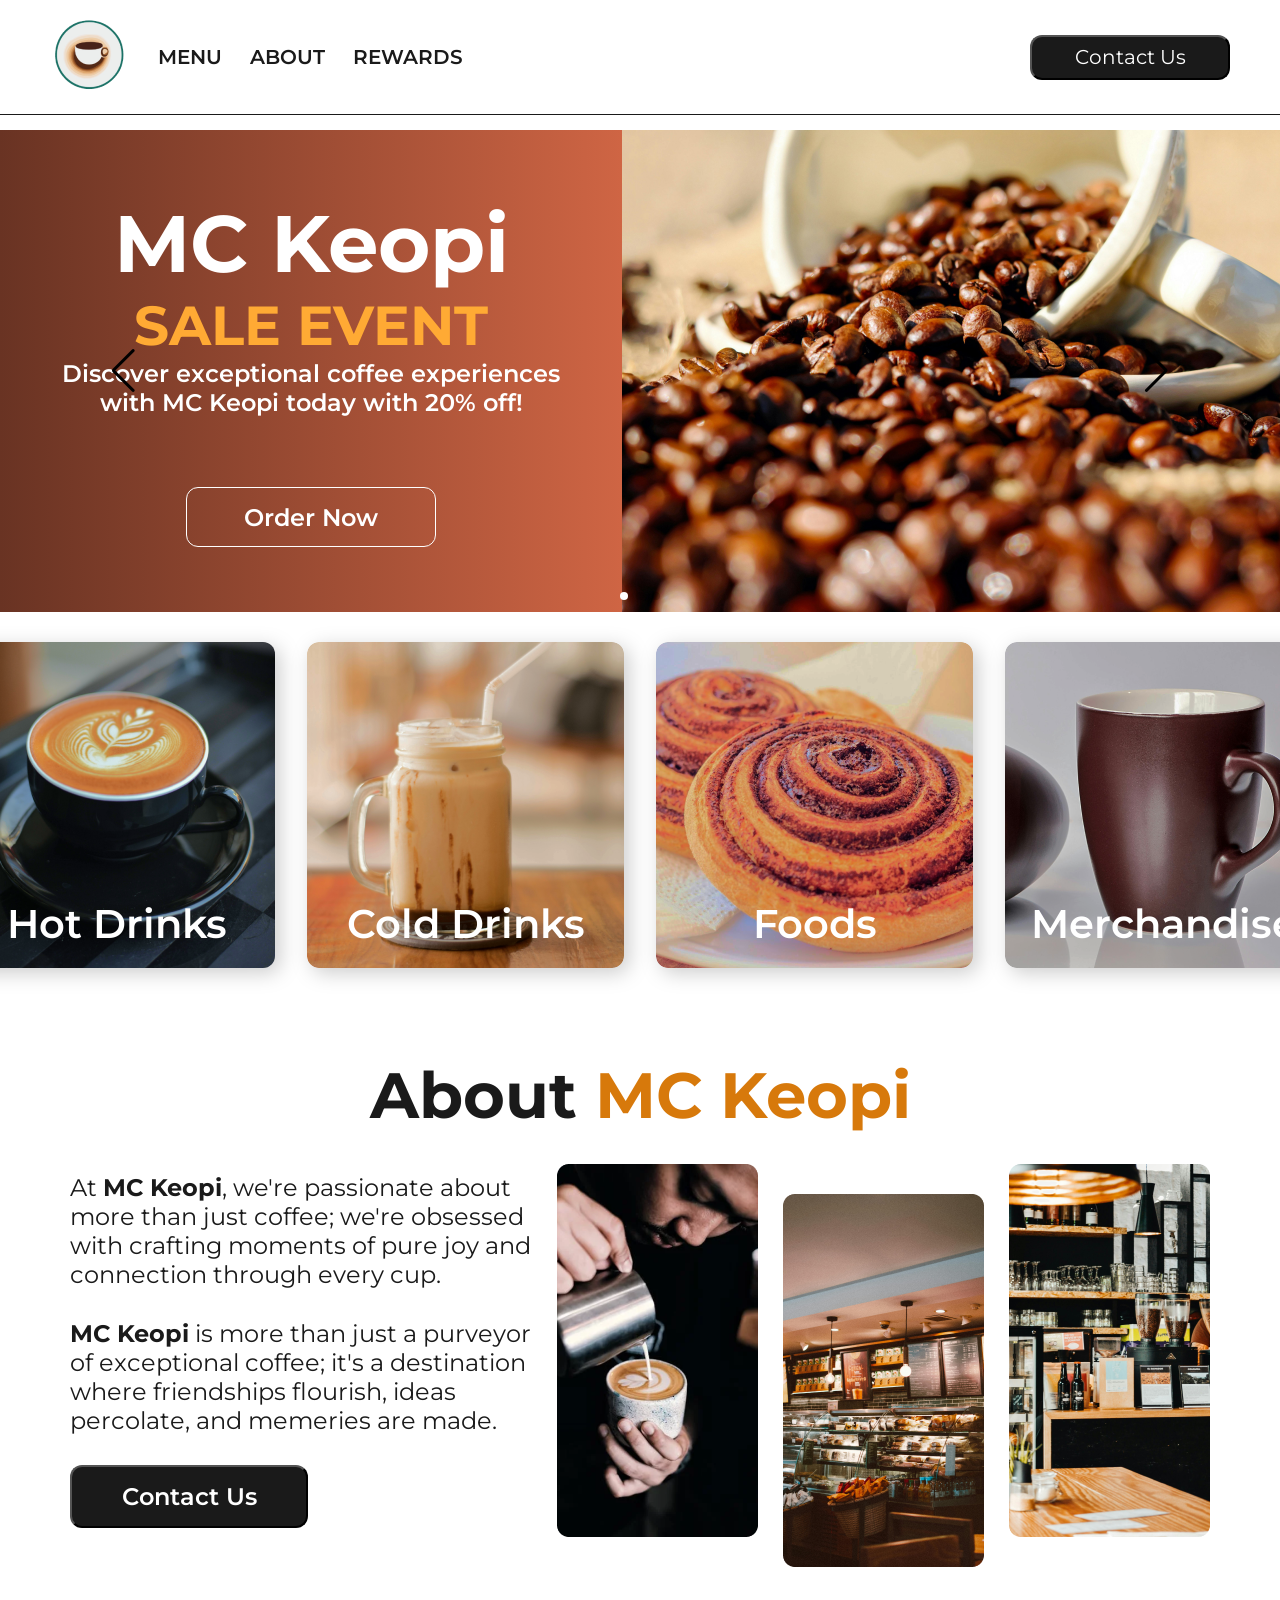
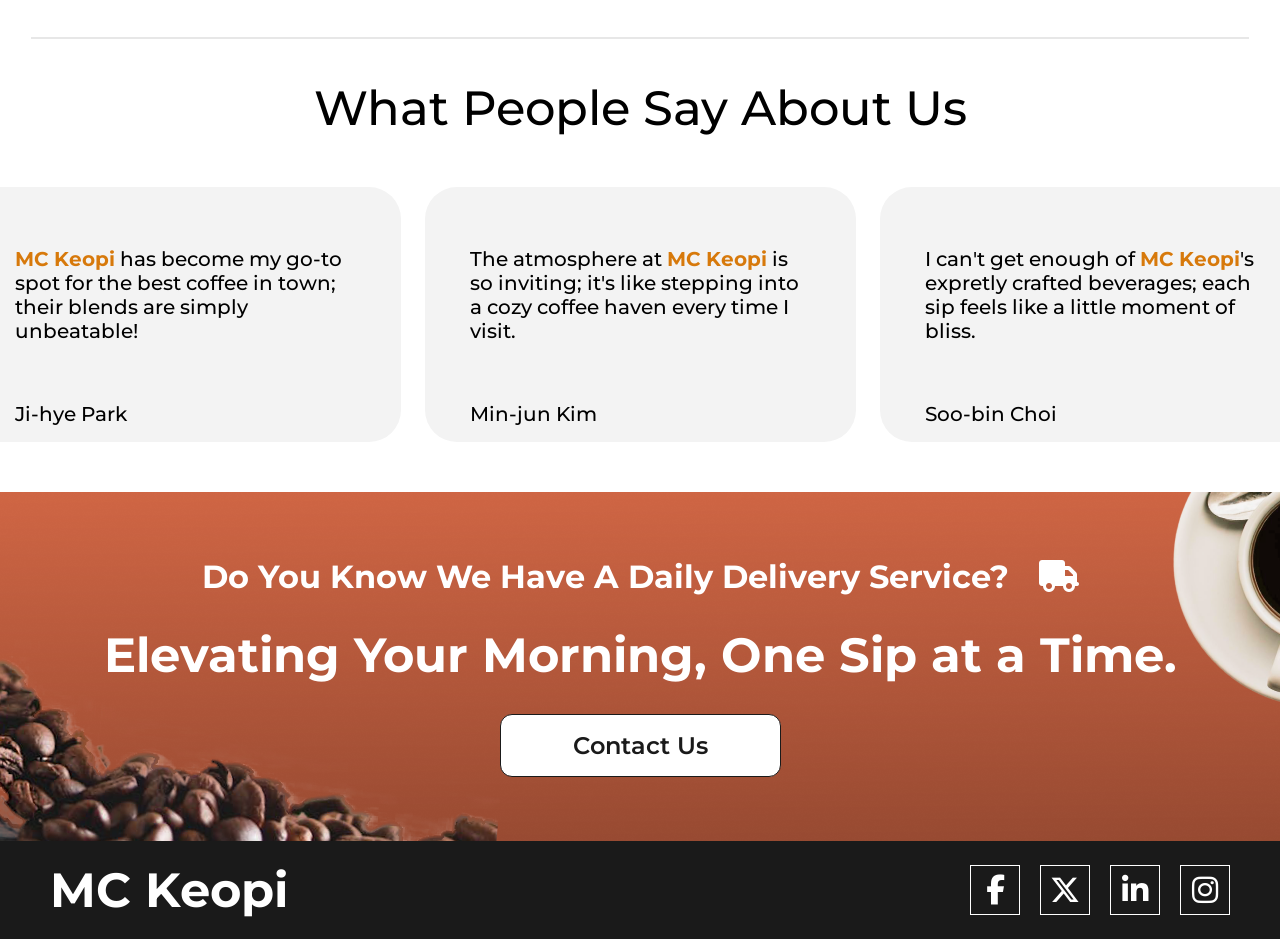
<file: index.html>
<!DOCTYPE html>
<html lang="en">
<head>
    <meta charset="UTF-8">
    <!-- use for responsive -->
    <meta name="viewport" content="width=device-width, initial-scale=1.0">
    <!-- link css -->
    <link rel="stylesheet" href="style.css">
    <!-- link js -->
    <script src="index.js" defer></script>
    <!-- link font awesome -->
    <link rel="stylesheet" href="https://cdnjs.cloudflare.com/ajax/libs/font-awesome/6.7.2/css/all.min.css" crossorigin="anonymous">
    <!-- link swiper js -->
    <link rel="stylesheet" href="https://cdn.jsdelivr.net/npm/swiper@11/swiper-bundle.min.css">
    <script src="https://cdn.jsdelivr.net/npm/swiper@11/swiper-bundle.min.js"></script>
    <title>MC Keopi</title>
</head>
<body>

    <!-- Navbar -->
    <nav>
        <div class="navigation">
            <a href="index.html" class="brand">
                <img src="img/logo.png" alt="logo">
            </a>

            <div class="menu">
                <div class="btn">
                    <i class="fas fa-times close-btn"></i>
                </div>

                <a href="menu.html">MENU</a>
                <a href="index.html#about">ABOUT</a>
                <a href="index.html#hero-page">REWARDS</a>
                <button 
                    class="btn-2 btn-link"
                    onclick="window.location.href='contact.html'"
                >
                    Contact Us
                </button>
            </div>
        </div>

        <button 
            class="btn-2 btn-nav"
            onclick="window.location.href='contact.html'"
        >
            Contact Us
        </button>
        <div class="btn">
            <i class="fas fa-bars menu-btn"></i>
        </div>
    </nav>

    <!-- Navbar end -->

    <!-- Hero Page Section-->
    <section class="hero-page" id="hero-page">
        <div class="swiper">
            <div class="swiper-wrapper">
                <div class="swiper-slide">
                    <div class="banner banner_1">
                        
                        <div>
                            <h1>MC Keopi</h1>
                            <h2>SALE EVENT</h2>
                            <p>
                                Discover exceptional coffee experiences with MC Keopi today
                                with 20% off!
                            </p>
                            <button 
                                class="btn-2 btn-banner-1"
                                onclick="window.location.href='menu.html'"
                            >
                                Order Now
                            </button>
                        </div>
                        <img src="img/banner_1.png" alt="banner"/>
                    </div>
                </div>


                <!-- Swiper #2 -->
                <div class="swiper-slide">
                    <div class="banner banner_2">
                        <img src="img/banner_2.png" alt="banner"/>
                        <div>
                            <h1>Strawberry Smoothie</h1>
                            <p>
                                try our juicy strawberries blended to prefection with creamy
                                yogurt and a hint of honey, for a hot day.
                            </p>
                            <button 
                                class="btn-2 btn-banner-2"
                                onclick="window.location.href='menu.html'"
                            >
                                Order Now
                            </button>
                        </div>
                    </div>
                </div>

                <!-- Swiper #3 -->
                <div class="swiper-slide">
                    <div class="banner banner_3">
                        <img src="img/banner_3.png" alt="banner"/>
                        <div>
                            <h1>Hot Chocolate</h1>
                            <p>
                                try our new velvety hot chocolate, and let the warmth seep
                                into your soul.
                            </p>
                            <button 
                                class="btn-2 btn-banner-3"
                                onclick="window.location.href='menu.html'"
                            >
                                Order Now
                            </button>
                        </div>
                    </div>
                </div>
            </div>
            
            <!-- Paginations -->
            <div class="swiper-pagination"></div>
            <!-- Navigation Buttons -->
            <div class="swiper-button-prev"></div>
            <div class="swiper-button-next"></div>
        </div>
    </section>

    <!-- Category Section -->
    <div class="category">
        <a href="menu.html#hd">
            <div class="category-item hot-drinks">
                <h4>Hot Drinks</h4>
            </div>
        </a>
        <a href="menu.html#cd">
            <div class="category-item cold-drinks">
                <h4>Cold Drinks</h4>
            </div>
        </a>
        <a href="menu.html#fd">
            <div class="category-item foods">
                <h4>Foods</h4>
            </div>
        </a>
        <a href="menu.html#md">
            <div class="category-item merchandise">
                <h4>Merchandise</h4>
            </div>
        </a>
    </div>

    <!-- About Section -->
    <section class="about" id="about">
        <h1>About <b>MC Keopi</b></h1>
        <div class="about-container">
            <div class="about-headline">
                <p>
                    At <b>MC Keopi</b>, we're passionate about more than just coffee;
                    we're obsessed with crafting moments of pure joy and connection
                    through every cup.
                </p>
                <p>
                    <b>MC Keopi</b> is more than just a purveyor of exceptional coffee;
                    it's a destination where friendships flourish, ideas percolate, and
                    memeries are made.
                </p>
                <button 
                    class="btn-2 btn-about"
                    onclick="window.location.href='contact.html'"
                >
                    Contact Us
                </button>
            </div>

            <div class="about-img">
                <img src="img/about-1.png" alt="about">
                <img src="img/about-2.png" alt="about">
                <img src="img/about-3.png" alt="about">
            </div>
        </div>

        <hr class="divider" />
    </section>

    <!-- Testimonials Section -->
    <div class="testimonials">
        <h1>What People Say About Us</h1>

        <div class="testimony-container">
            <div class="testimony">
                <p>
                    <b>MC Keopi</b> has become my go-to spot for the best coffee in 
                    town; their blends are simply unbeatable!
                </p>
                <p>Ji-hye Park</p>
            </div>
            <div class="testimony">
                <p>
                    The atmosphere at <b>MC Keopi</b> is so inviting; it's like stepping
                    into a cozy coffee haven every time I visit.
                </p>
                <p>Min-jun Kim</p>
            </div>
            <div class="testimony">
                <p>
                    I can't get enough of <b>MC Keopi</b>'s expretly crafted beverages;
                    each sip feels like a little moment of bliss.
                </p>
                <p>Soo-bin Choi</p>
            </div>
        </div>
    </div>

    <!-- Callout Section -->
    <div class="callout">
        <div>
            <h4>Do You Know We Have A Daily Delivery Service?</h4>
            <i class="fa-solid fa-truck" style="color: white;"></i>
        </div>
        <h1>Elevating Your Morning, One Sip at a Time.</h1>
        <button 
            class="btn-2 btn-callout"
            onclick="window.location.href='contact.html'"
        >
            Contact Us
        </button>
    </div>

    <!-- Footer -->
    <footer>
        <a href="/">
            <h1>MC Keopi</h1>
        </a>

        <div class="socials">
            <!-- Facebook -->
            <a href="https://www.facebook.com/">
                <div class="social-box">
                    <i class="fa-brands fa-facebook-f"></i>
                </div>
            </a>

            <!-- Twitter -->
            <a href="https://x.com/">
                <div class="social-box">
                    <i class="fa-brands fa-x-twitter"></i>
                </div>
            </a>

            <!-- Linkedin -->
            <a href="https://linkedin.com/">
                <div class="social-box">
                    <i class="fa-brands fa-linkedin-in"></i>
                </div>
            </a>

            <!-- Instagram -->
            <a href="https://instagram.com/">
                <div class="social-box">
                    <i class="fa-brands fa-instagram"></i>
                </div>
            </a>
        </div>
    </footer>
</body>
</html>
</file>
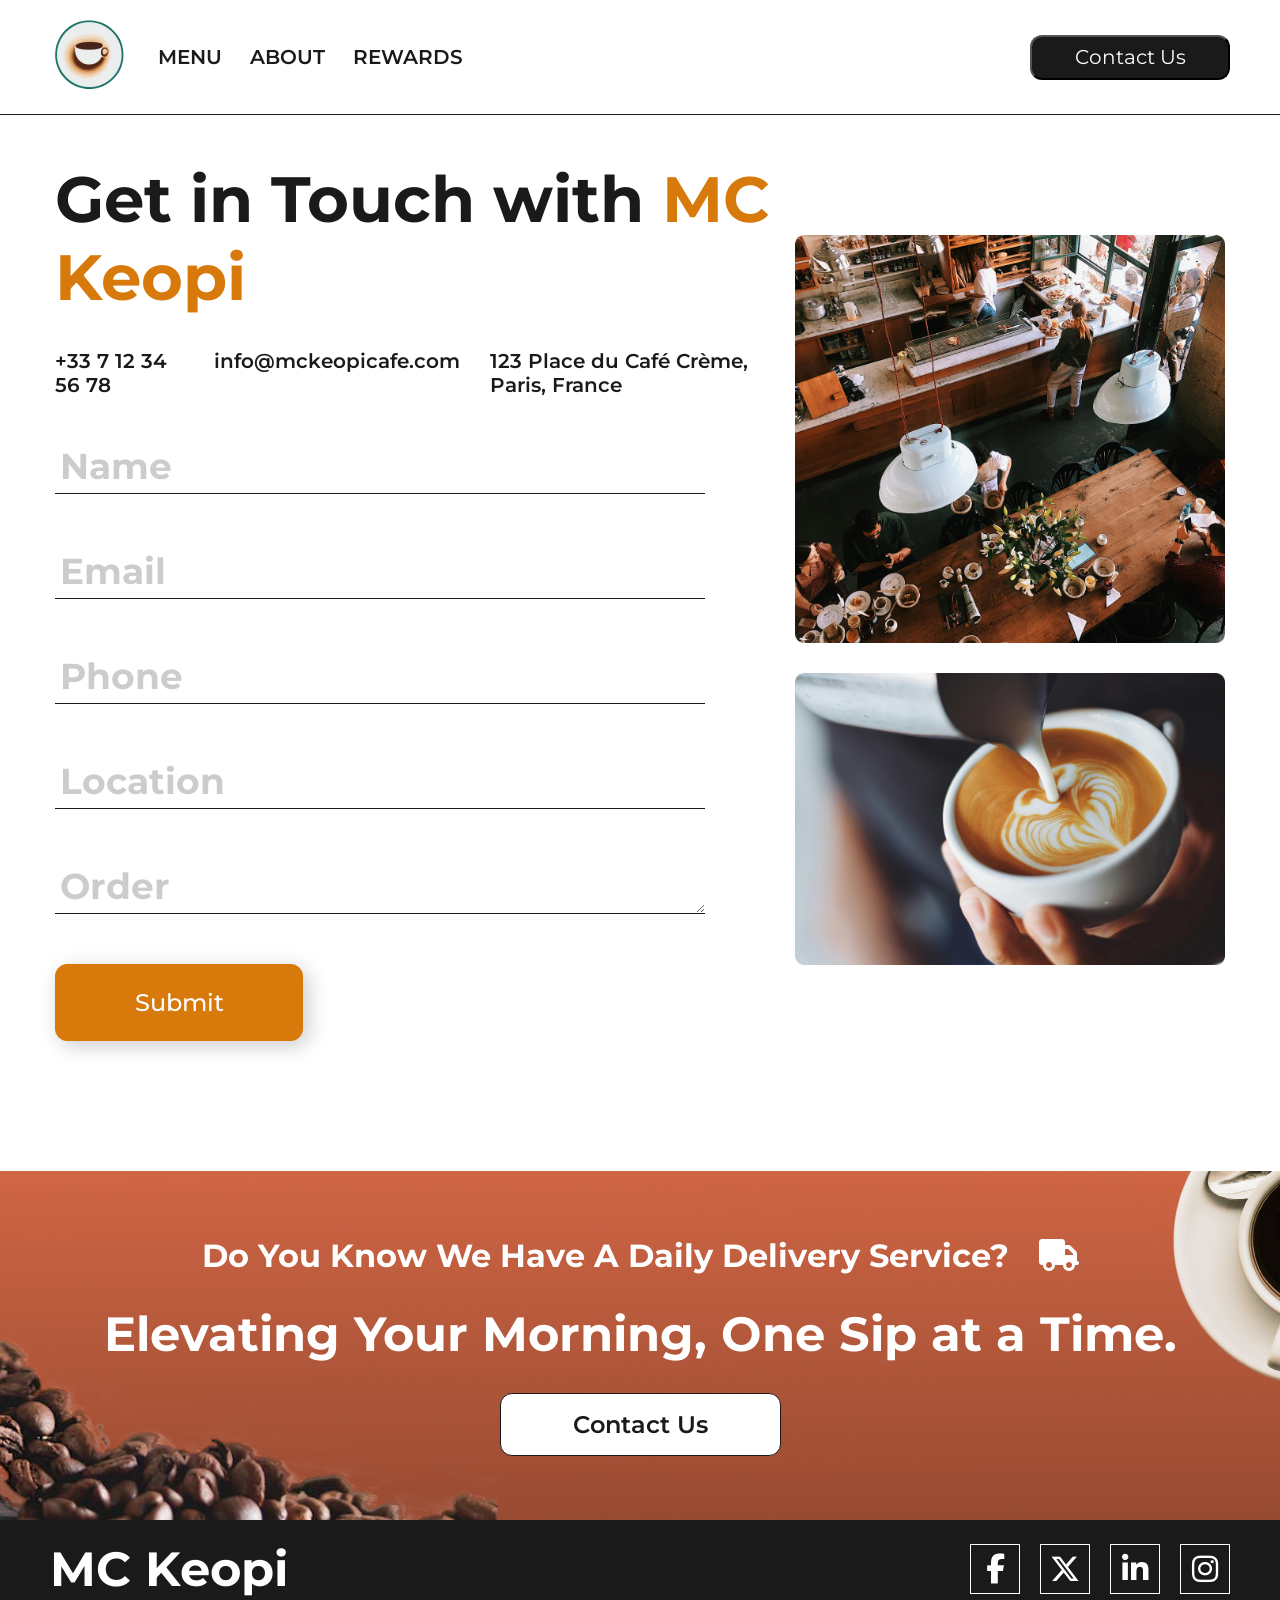
<file: contact.html>
<!DOCTYPE html>
<html lang="en">
<head>
    <meta charset="UTF-8">
    <!-- use for responsive -->
    <meta name="viewport" content="width=device-width, initial-scale=1.0">
    <!-- link css -->
    <link rel="stylesheet" href="style.css">
    <!-- link js -->
    <script src="index.js" defer></script>
    <!-- link font awesome -->
    <link rel="stylesheet" href="https://cdnjs.cloudflare.com/ajax/libs/font-awesome/6.7.2/css/all.min.css" crossorigin="anonymous">
    <!-- link swiper js -->
    <link rel="stylesheet" href="https://cdn.jsdelivr.net/npm/swiper@11/swiper-bundle.min.css">
    <script src="https://cdn.jsdelivr.net/npm/swiper@11/swiper-bundle.min.js"></script>
    <title>MC Keopi</title>
</head>
<body>

    <!-- Navbar -->
    <nav>
        <div class="navigation">
            <a href="index.html" class="brand">
                <img src="img/logo.png" alt="logo">
            </a>

            <div class="menu">
                <div class="btn">
                    <i class="fas fa-times close-btn"></i>
                </div>

                <a href="menu.html">MENU</a>
                <a href="index.html#about">ABOUT</a>
                <a href="index.html#hero-page">REWARDS</a>
                <button 
                    class="btn-2 btn-link"
                    onclick="window.location.href='contact.html'"
                >
                    Contact Us
                </button>
            </div>
        </div>

        <button 
            class="btn-2 btn-nav"
            onclick="window.location.href='contact.html'"
        >
            Contact Us
        </button>
        <div class="btn">
            <i class="fas fa-bars menu-btn"></i>
        </div>
    </nav>
    <!-- Navbar end -->

    <section class="contact">
        <div class="contact-headline">
            <h1>Get in Touch with <b>MC Keopi</b></h1>
            <div class="contact-info">
                <p>+33 7 12 34 56 78</p>
                <p>info@mckeopicafe.com</p>
                <p>123 Place du Café Crème, Paris, France</p>
            </div>

            <form 
              action="https://api.web3forms.com/submit" 
              method="POST" 
              class="contact-form"
            >
              <input 
                type="hidden" 
                name="access_key" 
                value= "f1fb06db-6308-4e69-83e5-fca07aea5c7e"
              />

              <!-- Form Inputs -->
              <input type="text" name="name" placeholder="Name" required>
              <input type="email" name="email" placeholder="Email" required>
              <input type="number" name="number" placeholder="Phone" required>
              <input type="text" name="location" placeholder="Location" required>
              <textarea name="Order" placeholder="Order" required></textarea>
              <button class="btn-2 btn-contact btn-product">Submit</button>
            </form>
        </div>

        <div class="contact-images">
            <img src="img/contact-img-1.png" alt="img"/>
            <img src="img/contact-img-2.png" alt="img"/>
        </div>
    </section>

    <!-- Callout Section -->
    <div class="callout">
        <div>
            <h4>Do You Know We Have A Daily Delivery Service?</h4>
            <i class="fa-solid fa-truck" style="color: white;"></i>
        </div>
        <h1>Elevating Your Morning, One Sip at a Time.</h1>
        <button 
            class="btn-2 btn-callout"
            onclick="window.location.href='contact.html'"
        >
            Contact Us
        </button>
    </div>

    <!-- Footer -->
    <footer>
        <a href="/">
            <h1>MC Keopi</h1>
        </a>

        <div class="socials">
            <!-- Facebook -->
            <a href="https://www.facebook.com/">
                <div class="social-box">
                    <i class="fa-brands fa-facebook-f"></i>
                </div>
            </a>

            <!-- Twitter -->
            <a href="https://x.com/">
                <div class="social-box">
                    <i class="fa-brands fa-x-twitter"></i>
                </div>
            </a>

            <!-- Linkedin -->
            <a href="https://linkedin.com/">
                <div class="social-box">
                    <i class="fa-brands fa-linkedin-in"></i>
                </div>
            </a>

            <!-- Instagram -->
            <a href="https://instagram.com/">
                <div class="social-box">
                    <i class="fa-brands fa-instagram"></i>
                </div>
            </a>
        </div>
    </footer>
</body>
</html>
</file>
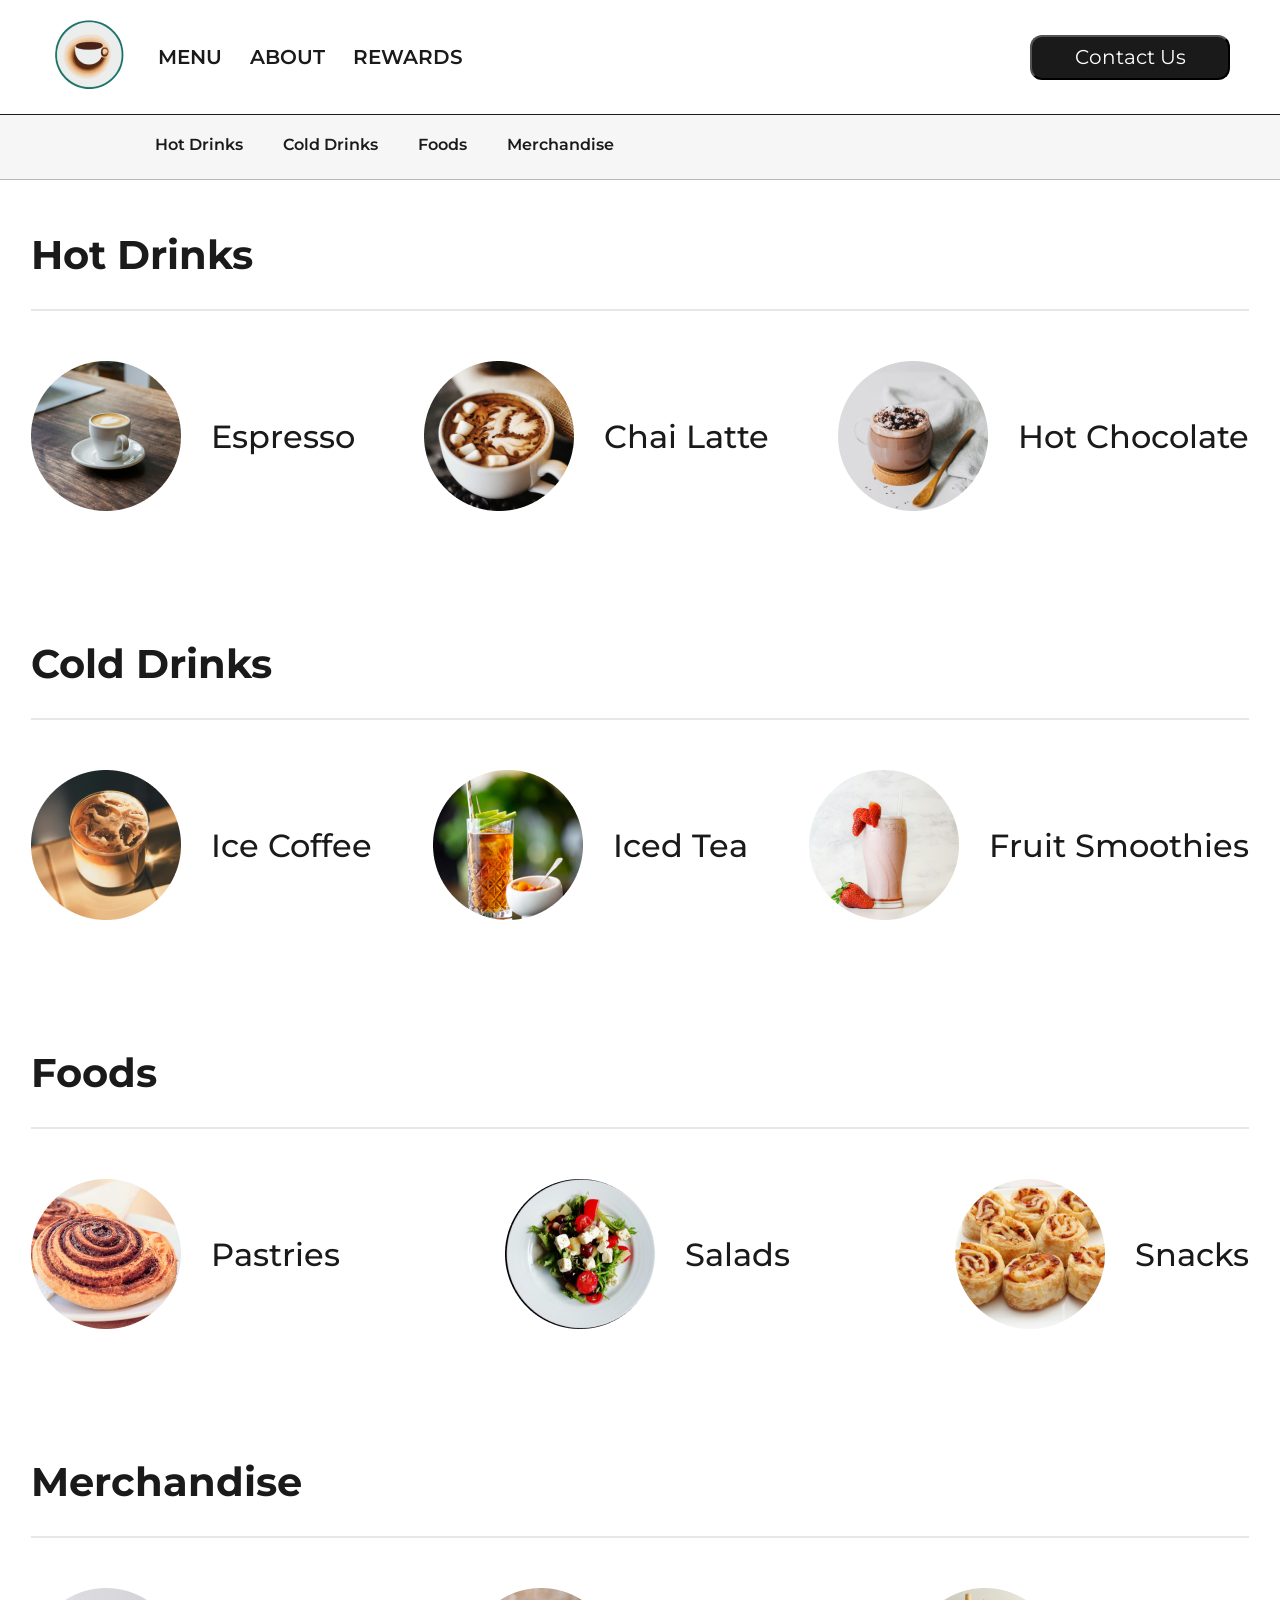
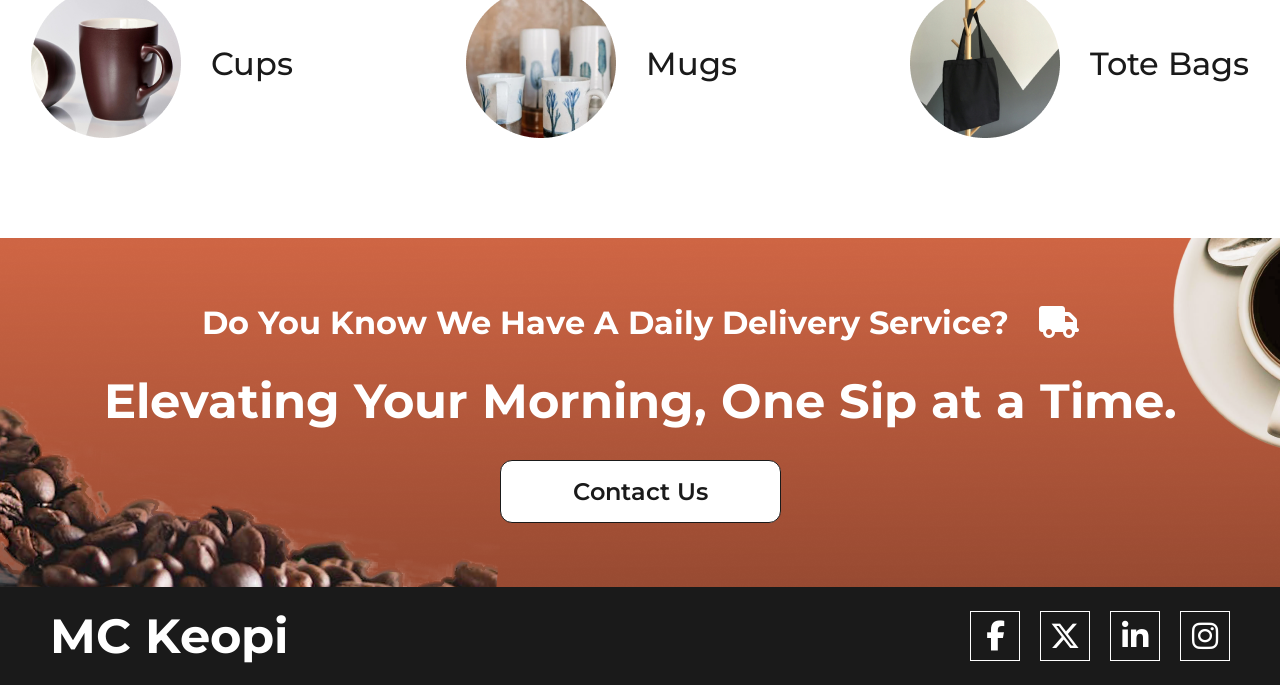
<file: menu.html>
<!DOCTYPE html>
<html lang="en">
<head>
    <meta charset="UTF-8">
    <!-- use for responsive -->
    <meta name="viewport" content="width=device-width, initial-scale=1.0">
    <!-- link css -->
    <link rel="stylesheet" href="style.css">
    <!-- link js -->
    <script src="index.js" defer></script>
    <!-- link font awesome -->
    <link rel="stylesheet" href="https://cdnjs.cloudflare.com/ajax/libs/font-awesome/6.7.2/css/all.min.css" crossorigin="anonymous">
    <!-- link swiper js -->
    <link rel="stylesheet" href="https://cdn.jsdelivr.net/npm/swiper@11/swiper-bundle.min.css">
    <script src="https://cdn.jsdelivr.net/npm/swiper@11/swiper-bundle.min.js"></script>
    <title>MC Keopi</title>
</head>
<body>

    <!-- Navbar -->
    <nav>
        <div class="navigation">
            <a href="index.html" class="brand">
                <img src="img/logo.png" alt="logo">
            </a>

            <div class="menu">
                <div class="btn">
                    <i class="fas fa-times close-btn"></i>
                </div>

                <a href="menu.html">MENU</a>
                <a href="index.html#about">ABOUT</a>
                <a href="index.html#hero-page">REWARDS</a>
                <button 
                    class="btn-2 btn-link"
                    onclick="window.location.href='contact.html'"
                >
                    Contact Us
                </button>
            </div>
        </div>

        <button 
            class="btn-2 btn-nav"
            onclick="window.location.href='contact.html'"
        >
            Contact Us
        </button>
        <div class="btn">
            <i class="fas fa-bars menu-btn"></i>
        </div>
    </nav>
    <!-- Navbar end -->

    <!-- Menu Navbar -->
    <div class="menu-navbar">
        <a href="menu.html#hd" class="menu-link">Hot Drinks</a>
        <a href="menu.html#cd" class="menu-link">Cold Drinks</a>
        <a href="menu.html#fd" class="menu-link">Foods</a>
        <a href="menu.html#md" class="menu-link">Merchandise</a>
    </div>

    <section class="menu menu-page">
        <!-- Hot Drinks Category -->
        <div class="menu-category" id="hd">
            <h1>Hot Drinks</h1>
            <hr class="divider" />

            <!-- Menu Items -->
            <div class="menu-items">
                <div class="menu-item">
                    <img src="img/menu-items/menu-item-1.png" alt="img">
                    <a href="product.html">
                        <h4>Espresso</h4>
                    </a>
                </div>
                <div class="menu-item">
                    <img src="img/menu-items/menu-item-2.png" alt="img">
                    <a href="product.html">
                        <h4>Chai Latte</h4>
                    </a>
                </div>
                <div class="menu-item">
                    <img src="img/menu-items/menu-item-3.png" alt="img">
                    <a href="product.html">
                        <h4>Hot Chocolate</h4>
                    </a>
                </div>
            </div>  
        </div>

        <!-- Cold Drinks Category -->
        <div class="menu-category" id="cd">
            <h1>Cold Drinks</h1>
            <hr class="divider" />

            <!-- Menu Items -->
            <div class="menu-items">
                <div class="menu-item">
                    <img src="img/menu-items/menu-item-4.png" alt="img">
                    <a href="product.html">
                        <h4>Ice Coffee</h4>
                    </a>
                </div>
                <div class="menu-item">
                    <img src="img/menu-items/menu-item-5.png" alt="img">
                    <a href="product.html">
                        <h4>Iced Tea</h4>
                    </a>
                </div>
                <div class="menu-item">
                    <img src="img/menu-items/menu-item-6.png" alt="img">
                    <a href="product.html">
                        <h4>Fruit Smoothies</h4>
                    </a>
                </div>
            </div>  
        </div>        

        <!-- Foods Category -->
        <div class="menu-category" id="fd">
            <h1>Foods</h1>
            <hr class="divider" />

            <!-- Menu Items -->
            <div class="menu-items">
                <div class="menu-item">
                    <img src="img/menu-items/menu-item-7.png" alt="img">
                    <a href="product.html">
                        <h4>Pastries</h4>
                    </a>
                </div>
                <div class="menu-item">
                    <img src="img/menu-items/menu-item-8.png" alt="img">
                    <a href="product.html">
                        <h4>Salads</h4>
                    </a>
                </div>
                <div class="menu-item">
                    <img src="img/menu-items/menu-item-9.png" alt="img">
                    <a href="product.html">
                        <h4>Snacks</h4>
                    </a>
                </div>
            </div>  
        </div>

        <!-- Merchandise Category -->
        <div class="menu-category" id="md">
            <h1>Merchandise</h1>
            <hr class="divider" />

            <!-- Menu Items -->
            <div class="menu-items">
                <div class="menu-item">
                    <img src="img/menu-items/menu-item-10.png" alt="img">
                    <a href="product.html">
                        <h4>Cups</h4>
                    </a>
                </div>
                <div class="menu-item">
                    <img src="img/menu-items/menu-item-11.png" alt="img">
                    <a href="product.html">
                        <h4>Mugs</h4>
                    </a>
                </div>
                <div class="menu-item">
                    <img src="img/menu-items/menu-item-12.png" alt="img">
                    <a href="product.html">
                        <h4>Tote Bags</h4>
                    </a>
                </div>
            </div>  
        </div>
    </section>

    <!-- Callout Section -->
    <div class="callout">
        <div>
            <h4>Do You Know We Have A Daily Delivery Service?</h4>
            <i class="fa-solid fa-truck" style="color: white;"></i>
        </div>
        <h1>Elevating Your Morning, One Sip at a Time.</h1>
        <button 
            class="btn-2 btn-callout"
            onclick="window.location.href='contact.html'"
        >
            Contact Us
        </button>
    </div>

    <!-- Footer -->
    <footer>
        <a href="/">
            <h1>MC Keopi</h1>
        </a>

        <div class="socials">
            <!-- Facebook -->
            <a href="https://www.facebook.com/">
                <div class="social-box">
                    <i class="fa-brands fa-facebook-f"></i>
                </div>
            </a>

            <!-- Twitter -->
            <a href="https://x.com/">
                <div class="social-box">
                    <i class="fa-brands fa-x-twitter"></i>
                </div>
            </a>

            <!-- Linkedin -->
            <a href="https://linkedin.com/">
                <div class="social-box">
                    <i class="fa-brands fa-linkedin-in"></i>
                </div>
            </a>

            <!-- Instagram -->
            <a href="https://instagram.com/">
                <div class="social-box">
                    <i class="fa-brands fa-instagram"></i>
                </div>
            </a>
        </div>
    </footer>
</body>
</html>
</file>
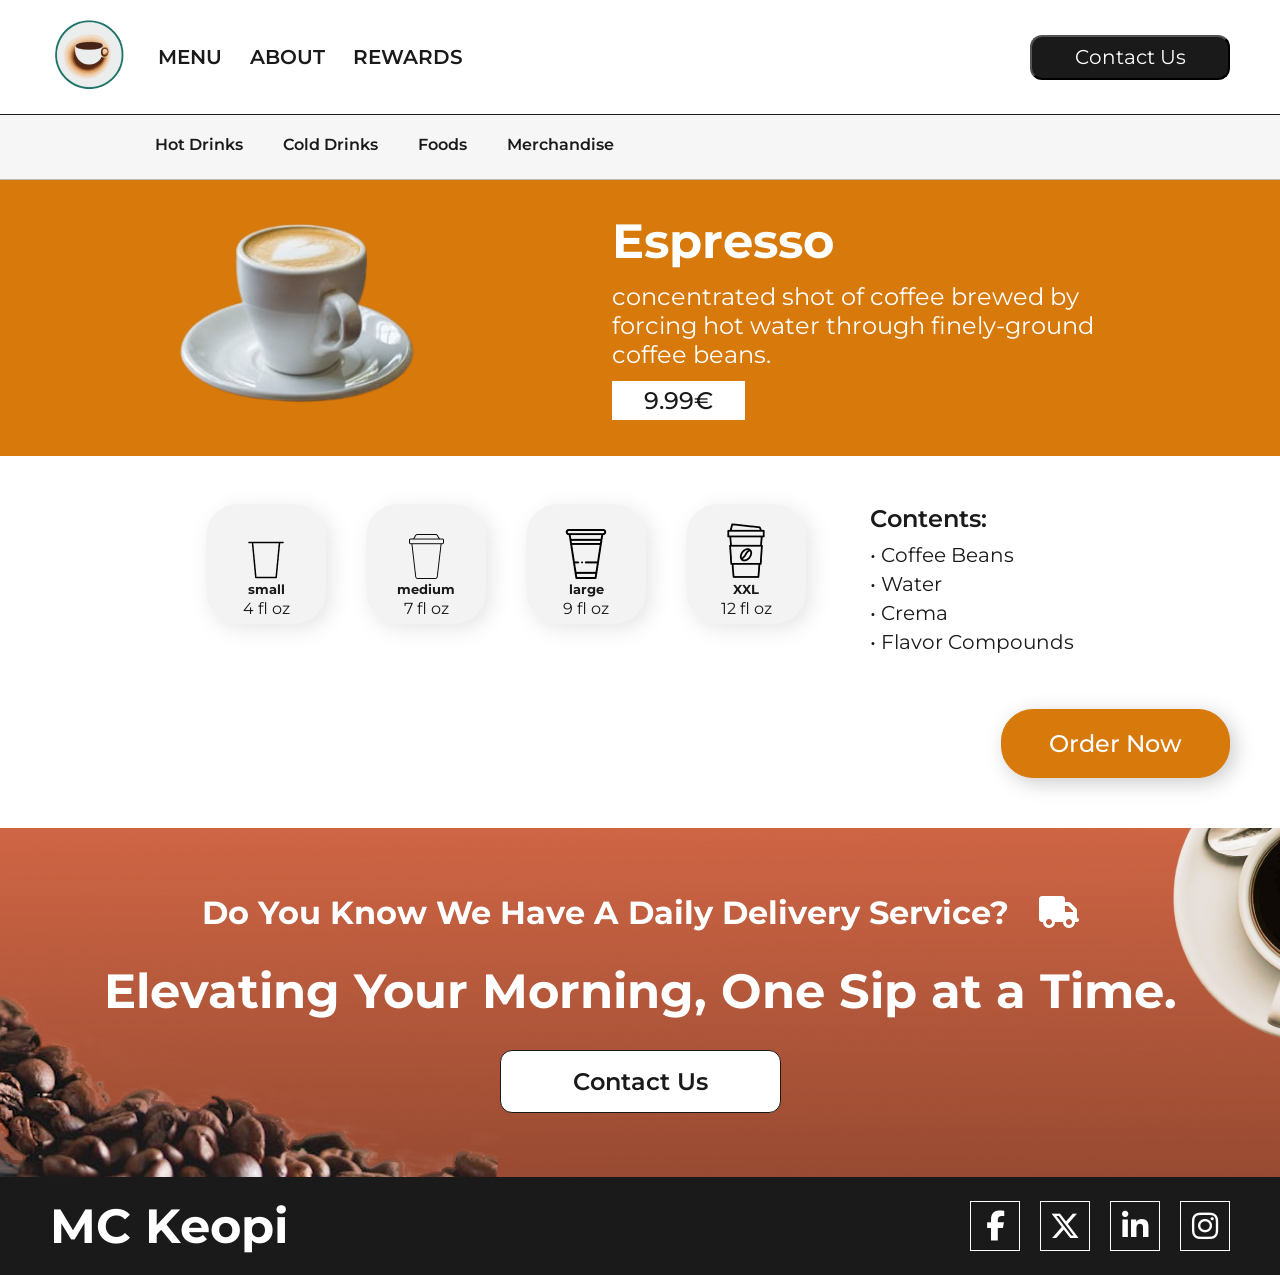
<file: product.html>
<!DOCTYPE html>
<html lang="en">
<head>
    <meta charset="UTF-8">
    <!-- use for responsive -->
    <meta name="viewport" content="width=device-width, initial-scale=1.0">
    <!-- link css -->
    <link rel="stylesheet" href="style.css">
    <!-- link js -->
    <script src="index.js" defer></script>
    <!-- link font awesome -->
    <link rel="stylesheet" href="https://cdnjs.cloudflare.com/ajax/libs/font-awesome/6.7.2/css/all.min.css" crossorigin="anonymous">
    <!-- link swiper js -->
    <link rel="stylesheet" href="https://cdn.jsdelivr.net/npm/swiper@11/swiper-bundle.min.css">
    <script src="https://cdn.jsdelivr.net/npm/swiper@11/swiper-bundle.min.js"></script>
    <title>MC Keopi</title>
</head>
<body>

    <!-- Navbar -->
    <nav>
        <div class="navigation">
            <a href="index.html" class="brand">
                <img src="img/logo.png" alt="logo">
            </a>

            <div class="menu">
                <div class="btn">
                    <i class="fas fa-times close-btn"></i>
                </div>

                <a href="menu.html">MENU</a>
                <a href="index.html#about">ABOUT</a>
                <a href="index.html#hero-page">REWARDS</a>
                <button 
                    class="btn-2 btn-link"
                    onclick="window.location.href='contact.html'"
                >
                    Contact Us
                </button>
            </div>
        </div>

        <button 
            class="btn-2 btn-nav"
            onclick="window.location.href='contact.html'"
        >
            Contact Us
        </button>
        <div class="btn">
            <i class="fas fa-bars menu-btn"></i>
        </div>
    </nav>
    <!-- Navbar end -->

    <!-- Menu Navbar -->
    <div class="menu-navbar">
        <a href="menu.html#hd" class="menu-link">Hot Drinks</a>
        <a href="menu.html#cd" class="menu-link">Cold Drinks</a>
        <a href="menu.html#fd" class="menu-link">Foods</a>
        <a href="menu.html#md" class="menu-link">Merchandise</a>
    </div>

    <section class="product">
        <div class="product-banner">
            <img src="img/product-img.png" alt="img" />

            <div class="product-headline">
                <h2>Espresso</h2>
                <p>
                    concentrated shot of coffee brewed by forcing hot water through
                    finely-ground coffee beans.
                </p>
                <h6>9.99€</h6>
            </div>
        </div>

        <div class="product-info">
            <div class="product-size">
                <div class="product-size-item">
                    <img src="img/product-size/product-size-small.png" alt="" />
                    <h5>small</h5>
                    <p>4 fl oz</p>
                </div>
                <div class="product-size-item">
                    <img src="img/product-size/product-size-medium.png" alt="" />
                    <h5>medium</h5>
                    <p>7 fl oz</p>
                </div>
                <div class="product-size-item">
                    <img src="img/product-size/product-size-large.png" alt="" />
                    <h5>large</h5>
                    <p>9 fl oz</p>
                </div>
                <div class="product-size-item">
                    <img src="img/product-size/product-size-xxl.png" alt="" />
                    <h5>XXL</h5>
                    <p>12 fl oz</p>
                </div>
            </div>
            <div class="product-content">
                <h4>Contents:</h4>
                <p>• Coffee Beans</p>
                <p>• Water</p>
                <p>• Crema</p>
                <p>• Flavor Compounds</p>
            </div>
        </div>

        <button 
            class="btn-2 btn-product"
            onclick="window.location.href='contact.html'"
        >
            Order Now
        </button>
    </section>

    
    <!-- Callout Section -->
    <div class="callout">
        <div>
            <h4>Do You Know We Have A Daily Delivery Service?</h4>
            <i class="fa-solid fa-truck" style="color: white;"></i>
        </div>
        <h1>Elevating Your Morning, One Sip at a Time.</h1>
        <button 
            class="btn-2 btn-callout"
            onclick="window.location.href='contact.html'"
        >
            Contact Us
        </button>
    </div>

    <!-- Footer -->
    <footer>
        <a href="/">
            <h1>MC Keopi</h1>
        </a>

        <div class="socials">
            <!-- Facebook -->
            <a href="https://www.facebook.com/">
                <div class="social-box">
                    <i class="fa-brands fa-facebook-f"></i>
                </div>
            </a>

            <!-- Twitter -->
            <a href="https://x.com/">
                <div class="social-box">
                    <i class="fa-brands fa-x-twitter"></i>
                </div>
            </a>

            <!-- Linkedin -->
            <a href="https://linkedin.com/">
                <div class="social-box">
                    <i class="fa-brands fa-linkedin-in"></i>
                </div>
            </a>

            <!-- Instagram -->
            <a href="https://instagram.com/">
                <div class="social-box">
                    <i class="fa-brands fa-instagram"></i>
                </div>
            </a>
        </div>
    </footer>
</body>
</html>
</file>
<file: style.css>
@import url("https://fonts.googleapis.com/css?family=Montserrat:ital,wght@0,100..900,700;1,100;1..900&display=swap");

* {
  margin: 0;
  padding: 0;
  box-sizing: border-box;
  font-family: "Montserrat", sans-serif;
}

:root {
  --accent: #d7790b;
  --black: #1a1a1a;
  --gray: #f3f3f3;
}

html {
  scroll-padding-top: 25vh;
  scroll-behavior: smooth;
  font-size: 16px;
}

body {
  min-height: 100vh;
}

section {
  min-width: 100%;
  min-height: 100vh;
  color: var(--black);
}

/* Navbar */
nav {
  z-index: 999;
  position: fixed;
  top: 0;
  left: 0;
  width: 100%;
  display: flex;
  justify-content: space-between;
  align-items: center;
  padding: 20px 50px;
  border-bottom: 1px solid var(--black);
  transition: all 0.5s ease-in-out;
  background-color: white;
  filter: drop-shadow(5px 5px 10px transparent);
}

/* Navbar Sticky */

nav.sticky {
  background: white;
  border-bottom: 1px solid rgba(0, 0, 0, 0.548);
  filter: drop-shadow(5px 5px 10px #00000022);
}

/* Navbar Brand */
.navigation {
  display: flex;
  align-items: center;
  gap: 30px;
}

.brand {
  transition: all 0.3s ease-in-out;
}

.brand:hover {
  opacity: 0.8;
}

/* Navbar Menu */
.menu {
  display: flex;
  justify-content: center;
  align-items: center;
  gap: 28px;
}

.menu a,
.menu-navbar a {
  display: inline-block;
  position: relative;
  color: var(--black);
  text-decoration: none;
  font-size: 20px;
  font-weight: 600;
}

.menu a::after, 
.menu-navbar a::after {
  color: var(--accent);
  content: "";
  position: absolute;
  width: 100%;
  transform: scaleX(0);
  border-radius: 5px;
  height: 0.17em;
  bottom: 0;
  left: 0;
  background: currentColor;
  transform-origin: bottom right;
  transition: transform 0.25s ease-out;
}

.menu a:hover::after, 
.menu-navbar a:hover::after {
  transform: scaleX(1);
  transform-origin: bottom left;
}

.btn {
  color: #fff;
  font-size: 25px;
  cursor: pointer;
  display: none;
}

.btn-link {
  display: none;
}

.btn-2 {
  width: 200px;
  height: 45px;
  font-size: 20px;
  background-color: var(--black);
  color: white;
  border-radius: 12px;
  transition: all ease-in-out 0.3s;
  cursor: pointer;
}

.btn-2:hover {
  background-color: var(--accent);
  border: 1px solid var(--accent);
}

/* Hero Page Section */
.hero-page {
  display: flex;
  justify-content: center;
  align-items: center;
  min-height: 100%;
  margin-top: 130px;  
}

.banner {
  display: flex;
  justify-content: center;
}

.swiper-button-prev::after,
.swiper-button-next::after {
  padding: 100px;
  color: black;
  position: relative;
}

.swiper-button-prev::after {
  left: 100px;
}

.swiper-button-next::after {
  right: 100px;
}

.swiper-button-prev:focus {
  outline: none;
}

.swiper-pagination .swiper-pagination-bullet-active {
  background-color: white;
}

/* Banner Styles */
.banner_1,
.banner_2,
.banner_3 {
  display: flex;
}

.banner_1 div,
.banner_2 div,
.banner_3 div {
  display: flex;
  flex-direction: column;
  align-items: center;
  width: 700px;
  padding: 50px;
  text-align: center;
  justify-content: center;
}

.banner_1 div {
  background: linear-gradient(to right, #693323, #cf6544);
  color: white;
}

.banner_1 div h1 {
  font-size: 80px;
  font-weight: bold;
}

.banner_1 div h2 {
  font-size: 55px;
  font-weight: bold;
  color: rgba(255, 170, 52);
}

.banner_1 div p {
  font-size: 24px;
  font-weight: 600;
  text-align: center;
  margin-bottom: 70px;
}

.banner_2 div {
  background: #fbe2e7;
  color: #494949;
}

.banner_2 div h1 {
  font-size: 55px;
}

.banner_2 div p {
  font-size: 24px;
  font-weight: 600;
  margin-bottom: 32px;
}

.banner_3 div {
  background: linear-gradient(to right, #190d0f, #bf6685);
  color: white;
}

.banner_3 div h1 {
  font-size: 55px;
}

.banner_3 div p {
  font-size: 24px;
  font-weight: 500;
  margin-bottom: 40px;
}

/* Button Styles */
.btn-banner-1,
.btn-banner-2,
.btn-banner-3 {
  border: 1px solid;
  width: 250px;
  height: 60px;
  font-weight: 600;
  font-size: 24px;
  background: transparent;
}

.btn-banner-2 {
  border-color: #494949;
  color: white;
  background-color: #494949;
}

.btn-banner-3 {
  border-color: white;
  color: var(--black);
}

.btn-banner-3:hover {
  color: white;
}

/* Category Section */
.category {
  display: flex;
  justify-content: center;
  margin: 30px 70px 88px 70px;
  gap: 32px;
}

.category-item {
  width: 317px;
  height: 326px;
  display: flex;
  justify-content: center;
  align-items: flex-end;
  border-radius: 12px;
  background-size: 100%;
  filter: drop-shadow(5px 5px 10px rgba(0, 0, 0, 0.2));
  transition: all ease-in-out 0.3s;
}

.category-item:hover {
  filter: drop-shadow(5px 5px 10px rgba(0, 0, 0, 0.5));
  background-size: 102%;
}

.category-item h4 {
  font-size: 40px;
  font-weight: 600;
  color: white;
  margin-bottom: 20px;
  transition: all ease-in-out 0.3s;
}

.category-item:hover h4 {
  margin-bottom: 25px;
}

.category a {
  text-decoration: none;
}

.hot-drinks {
    background-image: url("img/category-1.png");
}

.cold-drinks {
    background-image: url("img/category-2.png");
}

.foods {
    background-image: url("img/category-3.png");
}

.merchandise {
    background-image: url("img/category-4.png");
}

/* About Section */
.about {
  display: flex;
  flex-direction: column;
  align-items: center;
  padding: 0px 70px;
  padding-bottom: 40px;
  min-height: 100%;
}

.about h1 {
  font-size:64px;
  font-weight: bold;
  color: var(--black);
  margin-bottom: 30px;
}

.about h1 b {
  color: var(--accent);
}

.about-container {
  display: flex;
  align-items: center;
  justify-content: space-around;
  gap: 10px;
}

.about-headline {
  flex-basis: 658px;
}

.about-headline p {
  font-size: 24px;
  margin-bottom: 30px;
}

.btn-about {
  width: 238px;
  height: 63px;
  font-size: 24px;
  font-weight: 600; 
}

.about-img {
  display: flex;
  gap: 25px;
}

.about-img img:nth-child(2) {
  position: relative;
  top: 30px;
}

.divider {
  width: 1218px;
  border: solid 1px var(--black);
  opacity: 0.1;
  margin-top: 100px;
}

/* Testimony Section */
.testimonials {
  display: flex;
  flex-direction: column;
  align-items: center;
  margin-bottom: 50px;
}

.testimonials h1 {
  font-size: 48px;
  font-weight: 500;
  margin-bottom: 50px;
}

.testimony-container {
  display: flex;
  gap: 24px;
}

.testimony {
  background-color: var(--gray);
  display: flex;
  flex-direction: column;
  border-radius: 32px;
  justify-content: space-between;
  padding: 60px 45px 16px 45px;
  width: 431px;
  height: 255px;
}

.testimony p {
  font-size: 20px;
  font-weight: 500;
}

.testimony p b {
  color: var(--accent);
}

/* Callout Section */
.callout {
  background: url("img/callout-img.png") no-repeat center/cover;
  height: 349px;
  display: flex;
  flex-direction: column;
  align-items: center;
  justify-content: center;
  color: white;
  gap: 30px;
}

.callout div {
  display: flex;
  gap: 30px;
  align-items: center;
}

.callout div h4,
.callout div i {
  font-size: 32px;
  font-weight: bold;
}

.callout h1 {
  font-size: 48px;
}

.btn-callout {
  width: 281px;
  height: 63px;
  background-color: white;
  font-size: 24px;
  font-weight: 600;
  color: var(--black);
  border: 1px solid var(--black);
}

.btn-callout:hover {
  color: white;
}

/* Footer */
footer {
  background-color: var(--black);
  display: flex;
  justify-content: space-between;
  padding: 20px 50px 20px 50px;
  align-items: center;
}

footer h1 {
  font-size: 48px;
  font-weight: bold;
  color: white;
  transition: all ease-in-out 0.3s;
}

footer h1:hover {
  color: var(--accent);
}

.socials {
  display: flex;
  justify-content: space-between;
  align-items: center;
  gap: 20px;
}

.social-box {
  width: 50px;
  height: 50px;
  border: 1px solid white;
  display: flex;
  align-items: center;
  justify-content: center;
  transition: all 0.5s ease-in-out;
}

.social-box i {
  font-size: 30px;
  color: white;
  transition: color 0.5s ease-in-out;
}

.social-box:hover {
  background-color: var(--accent);
  color: white;
}

.social-box:hover i {
  color: white;
}

a {
  text-decoration: none !important;
}

/* Menu Page */
.menu-navbar {
  z-index: 998;
  position: fixed;
  top: 110px;
  left: 0;
  width: 100%;
  display: flex;
  padding: 25px 155px;
  background-color: #f6f6f6;
  gap: 40px;
  border-bottom: 1px solid rgba(0, 0, 0, 0.25);
}

.menu-navbar a {
  font-size: 16px;
  font-weight: 600;
  color: var(--black);
}

.menu-navbar a::after {
  height: 0.1em;
}

.menu-page {
  display: flex;
  flex-direction: column;
  margin-top: 230px;
}

.menu-category {
  margin-bottom: 100px;
}

.menu-category h1 {
  font-size: 40px;
  font-weight: bold;
}

.menu-category .divider {
  margin-top: 30px;
}

.menu-items {
  display: flex;
  gap: 50px;
  flex-wrap: wrap;
  margin-top: 50px;
  justify-content: space-between;
}

.menu-item {
  display: flex;
  align-items: center;
  gap: 30px;
}

.menu-item h4 {
  font-size: 32px;
  font-weight: 500;
}

/* Product Page */
.product {
  display: flex;
  flex-direction: column;
  margin-top: 175px;
  min-height: 100%;
}

.product-banner {
  background-color: var(--accent);
  padding: 34px;
  display: flex;
  justify-content: center;
  align-items: center;
  color: white;
  gap: 15%;
}

.product-headline {
  display: flex;
  flex-direction: column;
  gap: 12px;
}

.product-banner h2 {
  font-size: 48px;
  font-weight: bold;
}

.product-banner p {
  font-weight: 400;
  font-size: 24px;
  width: 496px;
}

.product-banner h6 {
  padding: 5px 32px;
  background-color: white;
  width: fit-content;
  border-radius: 32x;
  color: var(--black);
  font-size: 24px;
  font-weight: 500;
}

.product-info {
  display: flex;
  margin-top: 48px;
  justify-content: center;
  gap: 5%;
}

.product-size {
  display: flex;
  gap: 40px;
}

.product-size-item {
  height: 120px;
  width: 120px;
  background-color: var(--gray);
  display: flex;
  flex-direction: column;
  align-items: center;
  justify-content: end;
  padding-bottom: 6px;
  gap: 2px;
  border-radius: 32px;
  filter: drop-shadow(5px 5px 10px rgba(0, 0, 0, 0.1));
  transition: all ease-in-out 0.2s;
}

.product-size-item:hover {
  filter: drop-shadow(5px 5px 10px rgba(0, 0, 0, 0.3));
}

.product-size-item img {
  max-width: 100%;
  max-height: 100%;
  transition: transform 0.2s ease-in-out;
}

.product-size-item:hover img {
  transform: scale(1.1) rotate(3deg);
}

.product-content h4 {
  font-size: 24px;
  font-weight: 600;
  margin-bottom: 10px;
}

.product-content p {
  font-size: 20px;
  font-weight: 400;
  margin-bottom: 5px;
}

.btn-product {
  align-self: flex-end;
  margin: 50px;
  width: 229px;
  height: 69px;
  border-radius: 32px;
  font-size: 24px;
  font-weight: 500;
  background-color: var(--accent);
  border: solid 1px var(--accent);
  filter: drop-shadow(5px 5px 10px rgba(0, 0, 0, 0.2));
  transition: all ease-in-out 0.2s;
}

.btn-product:hover {
  filter: drop-shadow(5px 5px 10px rgba(0, 0, 0, 0.4));
  background-color: var(--black);
  color: white;
  border: solid 1px var(--black);
}

/* Contact Page */
.contact {
  margin-top: 150px;
  margin-bottom: 121px;
  display: flex;
  padding: 0px 55px;
  gap: 10px;
  align-items: center;
  justify-content: space-between;
}

.contact-headline {
  display: flex;
  flex-direction: column;
  flex-grow: 1;
}

.contact-headline h1 {
  font-size: 64px;
  font-weight: bold;
  width: 600;
}

.contact-headline h1 b {
  color: var(--accent);
}

.contact-info {
  display: flex;
  gap: 30px;
}

.contact-info p {
  font-size: 20px;
  font-weight: 600;
  margin-top: 33px;
}

.contact-form {
  display: flex;
  flex-direction: column;
  gap: 50px;
  margin-top: 42px;
  padding-right: 80px;
}

.contact-form input,
.contact-form textarea {
  height: 55px;
  padding: 5px;
  border: none;
  border-bottom: 1px solid var(--black);
  font-size: 36px;
  font-weight: bold;
  outline: none;
  width: 100%; 
}

.contact-form input::placeholder,
.contact-form textarea::placeholder {
  color: rgba(0, 0, 0, 0.2);
}

.contact-images {
  display: flex;
  flex-direction: column;
  gap: 30px;
  justify-content: center;
}

.contact-images img {
  width: 100%;
}

.btn-contact {
  width: 248px;
  height: 77px;
  border-radius: 12px;
  margin: 0px;
  align-self: self-start;
  justify-content: end;
}

.btn-contact:hover {
  font-size: 26px;
}

/* Laptop and Tablet */ 
@media (max-width: 1024px) and (min-width: 0px) {
  /* Navbar */
  nav {
    padding: 15px 20px;
  }
  /* Hero Page Section */
  .swiper-button-prev::after {
    left: 20px;
    top: 55px;
  }

  .swiper-button-next::after {
    right: 20px;
    top: 50px;
  }

  .banner img {
    flex: 1;
    min-width: 364px;
    width: fit-content;
    height: auto;
  }

  .banner_1 div,
  .banner_2 div,
  .banner_3 div {
    min-width: 364px;
    width: fit-content;
    padding: 30px;
    flex: 1;
  }

  .banner_1 div h1,
  .banner_2 div h1,
  .banner_3 div h1 {
    font-size: 42px;
  }

  .banner_1 div h2 {
    font-size: 32px;
  }

  .banner_1 div p,
  .banner_2 div p,
  .banner_3 div p {
    margin-bottom: 30px;
  }

  .banner_2 div p {
    font-size: 19px;
    margin-bottom: 37px;
  }

  .banner_3 div h1 {
    margin-bottom: 14px;
  }
  
  .banner_3 div p {
    font-size: 24px;
    margin-bottom: 55px;
  }

  /* Category Section */
  .category {
    margin: 30px 16px 88px 16px;
    gap: 16px;
  }

  .category-item {
    width: 172px;
    height: 183px;
    background-repeat: no-repeat;
    background-position: center;
  }

  .category-item h4 {
    font-size: 24px;
  }

  /* About Section */
  .about-container {
    flex-direction: column;
  }

  .about-headline {
    display: flex;
    flex-direction: column;
    align-items: center;
    flex-basis: 100%;
    margin-bottom: 50px;
  }

  /* Testimonials Section */
  .testimonials h1 {
    font-size: 48px;
    font-weight: 500;
    margin-bottom: 50px;
  }

  .testimony-container {
    flex-direction: column;
    gap: 24px;
  }

  .testimony {
    padding: 6Opx 45px;
    min-width: 547px;
    flex: 1;
  }

  .testimony p {
    font-size: 20px;
    font-weight: 500;
  }

  .testimony p b {
    color: var(--accent);
  }

  .divider {
    width: 700px;
  }

  /* Footer */
  .callout {
    text-align: center;
    height: 100%;
    padding: 20px;
    background-image: url("img/callout-img-tablet.png");
  }

  .callout div {
    flex-direction: column-reverse;
  }

  .callout div h4 {
    width: 420px;
  }

  .callout h1 {
    width: 634px;
    font-size: 48px;
  }

  /* Menu Page */
  .menu-navbar {
    top: 100px;
    padding: 20px 130px;
  }

  .menu-category {
    padding: 50px;
    min-width: 320px;
    width: 100%;
  }

  /* Product Page */
  .product-banner {
    padding: 16px;
    gap: 10%;
  }

  .product-banner p {
    font-size: 20px;
    min-width: 396px;
    width: 100%;
  }

  .product-info {
    flex-direction: column;
    padding: 0px 84px;
    margin-top: 24px;
    gap: 24px;
  }

  /* Contact Page */
  .contact {
    flex-direction: column;
    align-items: center;
    justify-content: center;
    overflow: hidden;
  }

  .contact h1 {
    text-align: center;
  }

  .contact-info p {
    font-size: 16px;
  }

  .contact-form {
    padding-right: 0px;
  }

  .contact .contact-images {
    flex-direction: row;
    margin-top: 50px;
  }
}

/* Phones */
@media (max-width: 767px) and (min-width: 0px) {
  /* Navbar */
  nav {
    padding: 20px 30px;
    width: 100%;
  }

  nav .btn {
    display: block;
    color: var(--black);
    font-size: 24px;
  }

  .btn-nav {
    display: none;
  }

  .btn-link {
    display: block;
    border: 1px solid var(--black);
  }

  nav .menu {
    position: fixed;
    background: var(--accent);
    flex-direction: column;
    min-width: 70%;
    height: 100vh;
    top: 0%;
    right: -100%;
    padding: 50px;
    transition: 0.5s;
    transition-property: right;
  }

  nav .menu.active {
    right: 0;
  }

  nav .menu .close-btn {
    position: absolute;
    top: 0;
    left: 0;
    margin: 25px;
    color: white;
  }

  nav .menu a {
    display: block;
    font-size: 20px;
    margin: 20px;
    padding: 0 15px;
    color: white;
  }

  /* HeroPage */
  .banner,
  .banner_1 {
    flex-direction: column;
    overflow: hidden;
  }

  .banner_1 {
    flex-direction: column-reverse;
  }

  .swiper-button-prev::after {
    left: 0;
    top: -95px;
  }

  .swiper-button-next::after {
    right: 0;
    top: -100px;
  }

  .banner img {
    flex: 1;
    height: auto;
    max-width: 100%;
  }

  .banner_1 div,
  .banner_2 div,
  .banner_3 div {
    min-width: 320px;
    padding: 20px;
    flex: 1;
  }

  .banner_1 div h1,
  .banner_2 div h1,
  .banner_3 div h1 {
    font-size: 32px;
  }

  .banner_1 div h2 {
    font-size: 24px;
  }

  .banner_1 div p {
    font-size: 16px;
    margin-bottom: 16px;
  }
  
  .banner_2 div p,
  .banner_3 div p {
    margin-bottom: 13px;
  }

  .banner_2 div p {
    font-size: 16px;
    margin-bottom: 20px;
  }

  .banner_3 div h1 {
    margin-bottom: 14px;
  }

  .banner_3 div p {
    font-size: 16px;
    margin-bottom: 45px;
  }

  /* Category Section */
  .category {
    gap: 20px;
    flex-wrap: wrap;
  }

  .category-item {
    width: 128px;
    height: 96px;
  }

  .category-item h4 {
    font-size: 16px;
    margin-bottom: 5px;
  }

  /* About */ 
  .about {
    text-align: center;
    font-size: 40px;
  }

  .about h1 {
    text-align: center;
    font-size: 40px;
  }

  .about-headline {
    padding: 0px 33px;
    flex-grow: 1;
    align-items: center;
  }

  .about-headline p {
    font-size: 16px;
    word-wrap: break-word;
  }

  .about-container {
    min-width: 320px;
    width: 100%;
  }

  /* Testimonials */
  .testimonials h1 {
    font-size: 20px;
  }

  .testimony-container {
    gap: 16px;
    padding: 0px 20px;
  }

  .testimony {
    padding: 40px 20px;
    min-width: 271px;
    width: 100%;
    gap: 16px;
  }

  .testimony p {
    font-size: 16px;
  }

  .divider {
    width: 100%;
    margin-bottom: 50px;
  }

  /* Footer */
  .callout {
    background-image: url("img/callout-img-tablet.png");
  }

  .callout div h4 {
    width: fit-content;
    font-size: 16px;
  }

  .callout h1 {
    width: fit-content;
    font-size: 24px;
  } 

  .btn-callout {
    width: 214px;
    height: 50px;
    font-size: 20px;
  }

  footer {
    flex-direction: column;
    align-items: center;
    gap: 20px;
    padding: 20px;
  }

  /* Menu Page */
  html {
    scroll-padding-top: 30vh;
  }

  .menu-navbar {
    top: 110px;
    padding: 20px 20px;
    gap: 20px;
  }

  .menu-navbar a {
    font-size: 8px;
    font-size: clamp(10px, 3vw, 16px);
  }

  .menu-category {
    padding: 10px;
  }

  .menu-item {
    gap: 10px;
  }

  .menu-item img {
    width: 100px;
  }

  /* Product Page */
  .product-banner {
    flex-direction: column;
  }

  .product-headline p {
    min-width: 320px;
    width: 100%;
  }

  .product .product-info {
    padding: 20px;
  }

  .product-size {
    flex-wrap: wrap;
    gap: 20px;
    justify-content: center;
  }

  /* Contact Page */
  .contact {
    padding: 0px 20px;
    margin-bottom: 20px;
  }

  .contact h1 {
    font-size: 32px;
    width: 100%;
  }

  .contact-info {
    flex-direction: column;
    gap: 4px;
    align-items: center;
    margin-top: 16px;
  }

  .contact-info p {
    font-size: 16px;
    opacity: 0.6;
    margin-top: 0px;
  }
  
  .contact-form {
    padding-right: 0px;
  }

  .contact-form input,
  .contact-form textarea {
    font-size: 20px;
  }

  .contact-images img:nth-child(2) {
    display: none;
  }

  .contact-images img:nth-child(1) {
    width: 100%;
  }
}

@media (max-width: 520px) and (min-width: 456px) {
  .category-item {
    width: 150px;
    height: 120px;
  }

  .category-item h4 {
    font-size: 18px;
  }
}

@media (max-width: 603px) and (min-width: 521px) {
  .category-item {
    width: 180px;
    height: 150px;
  }
}
</file>
